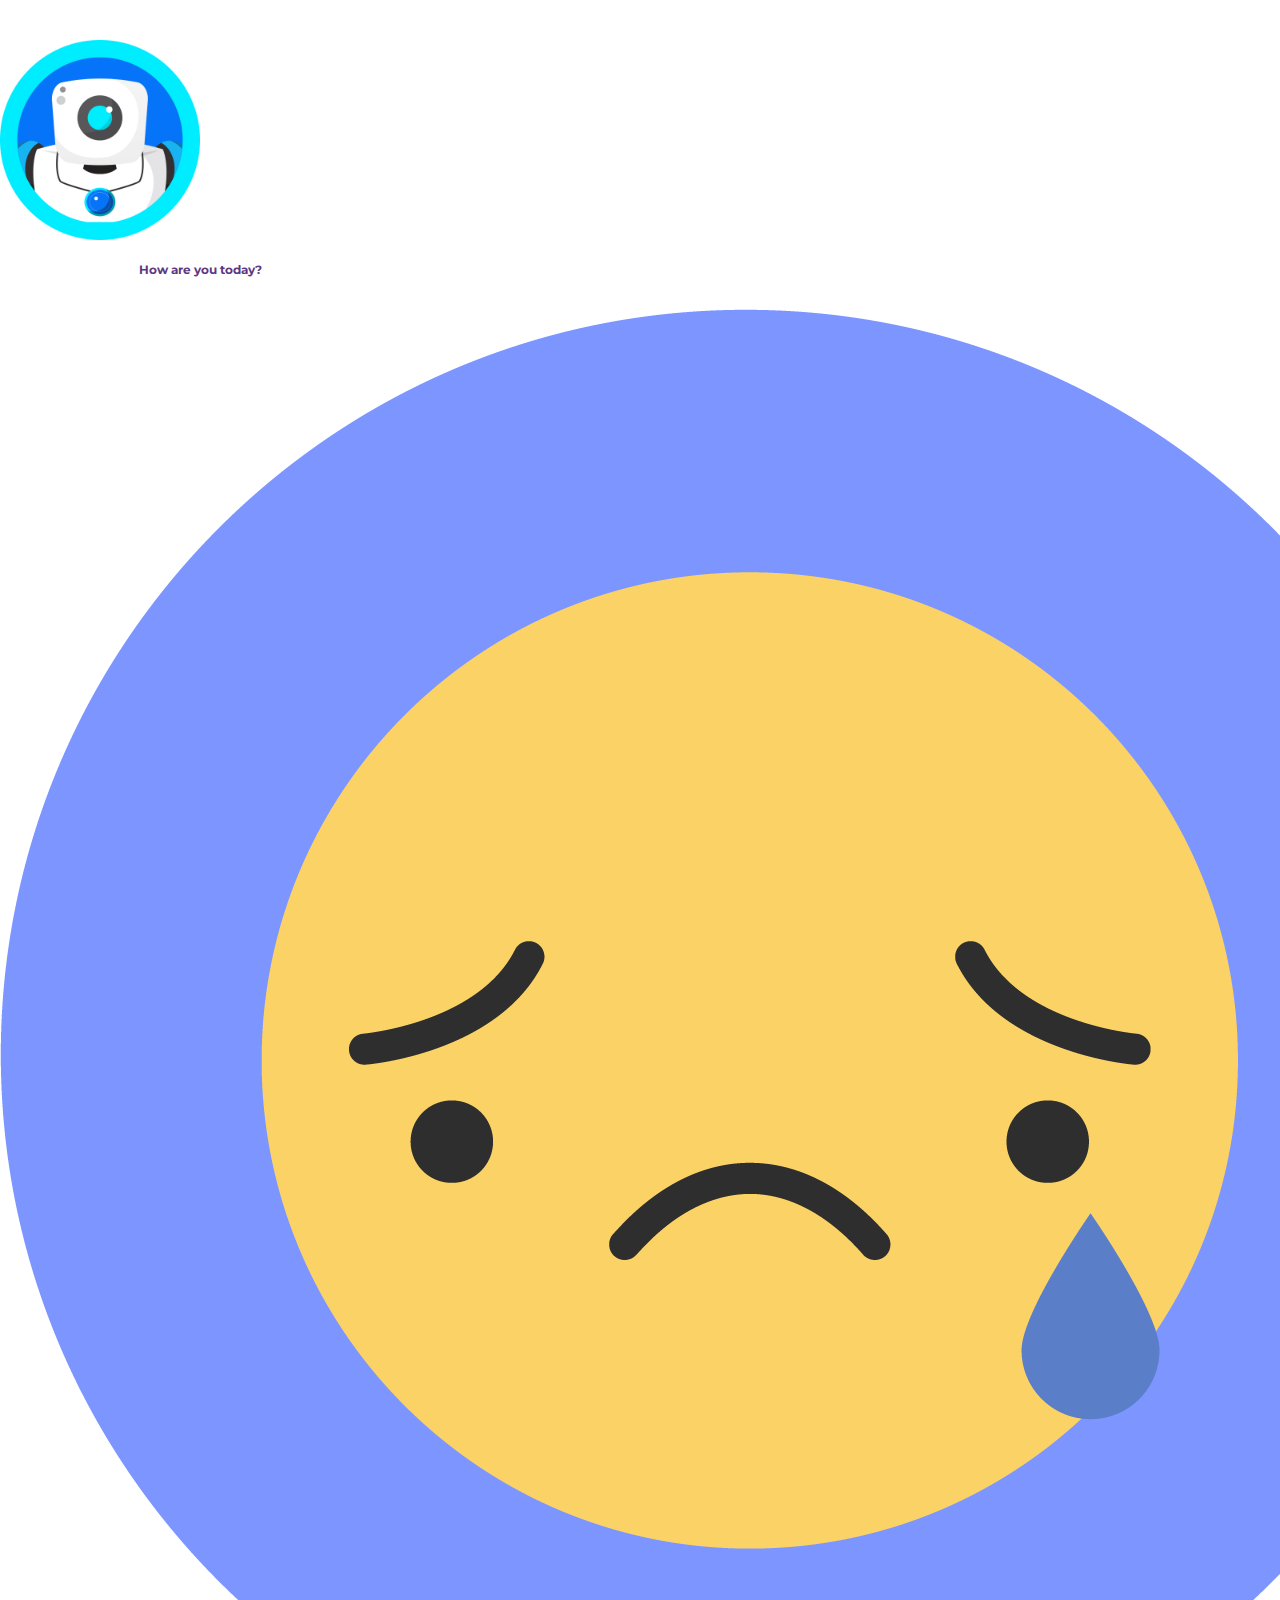
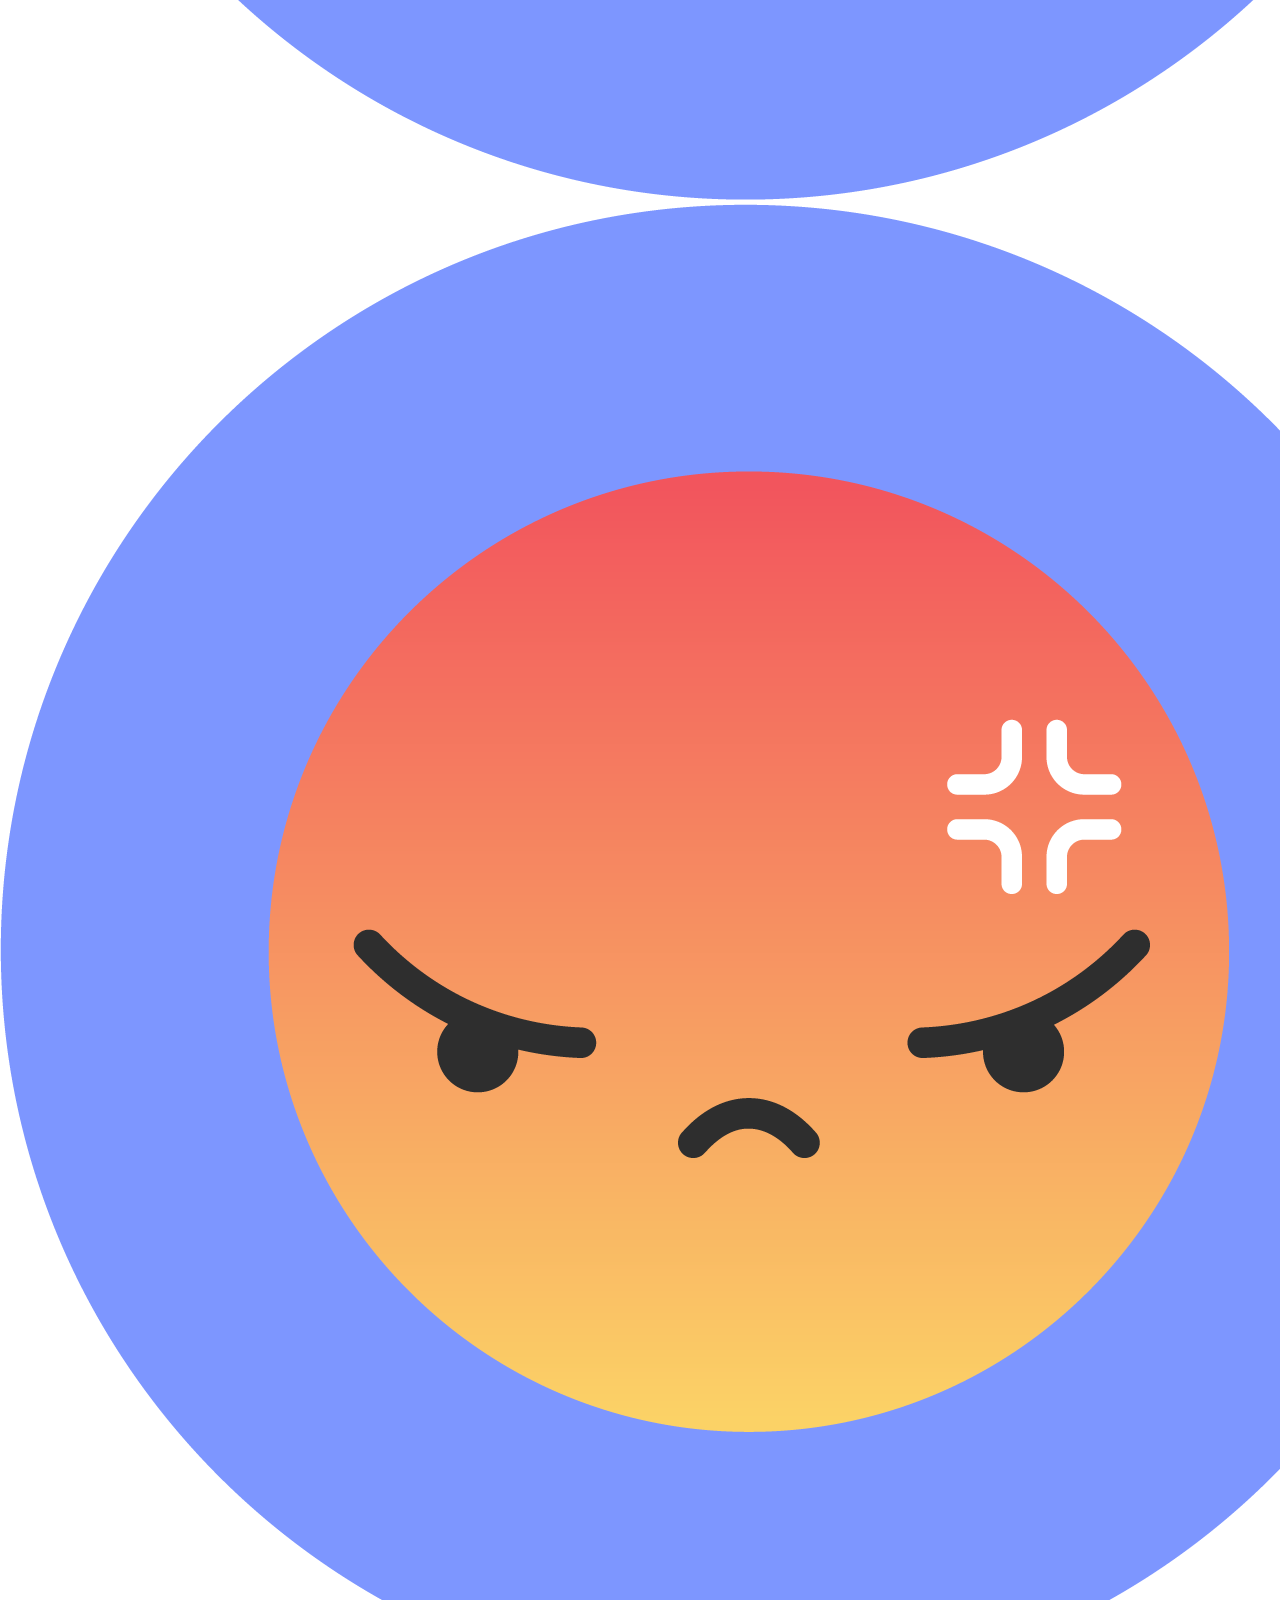
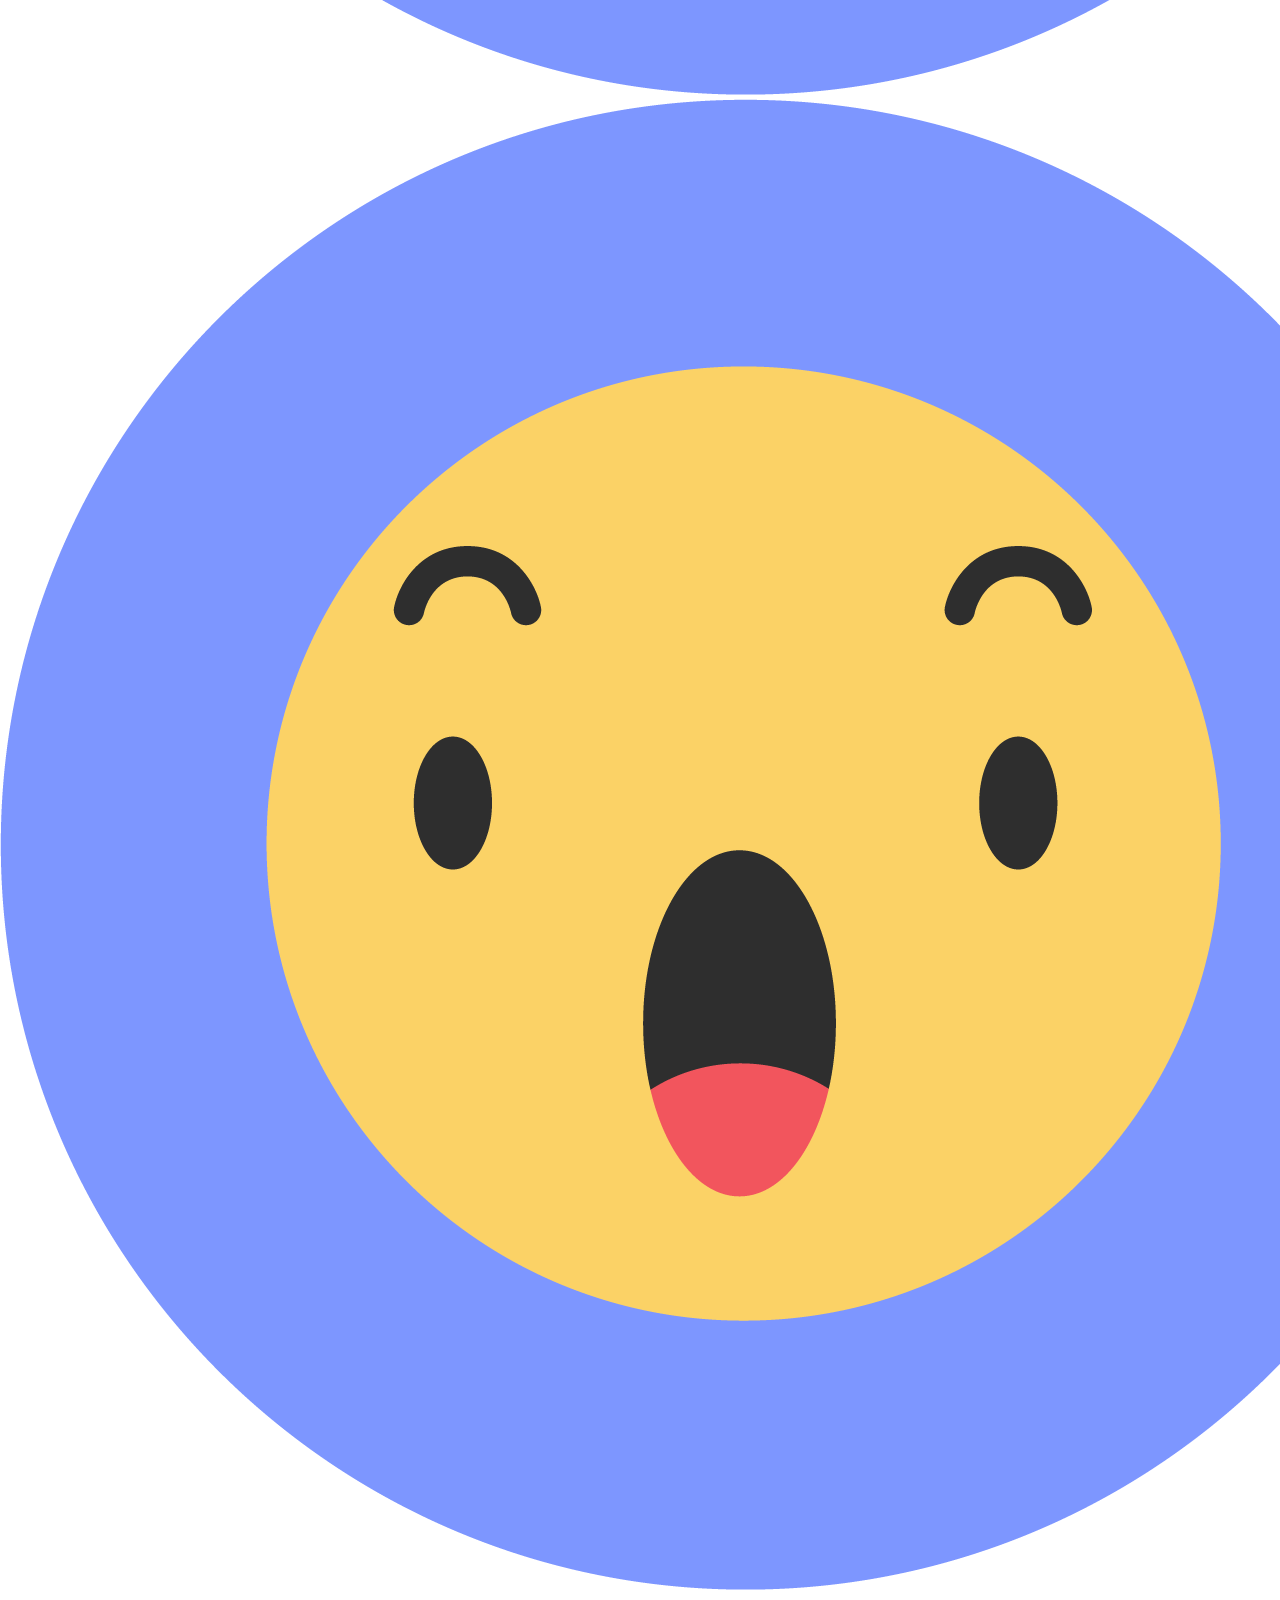
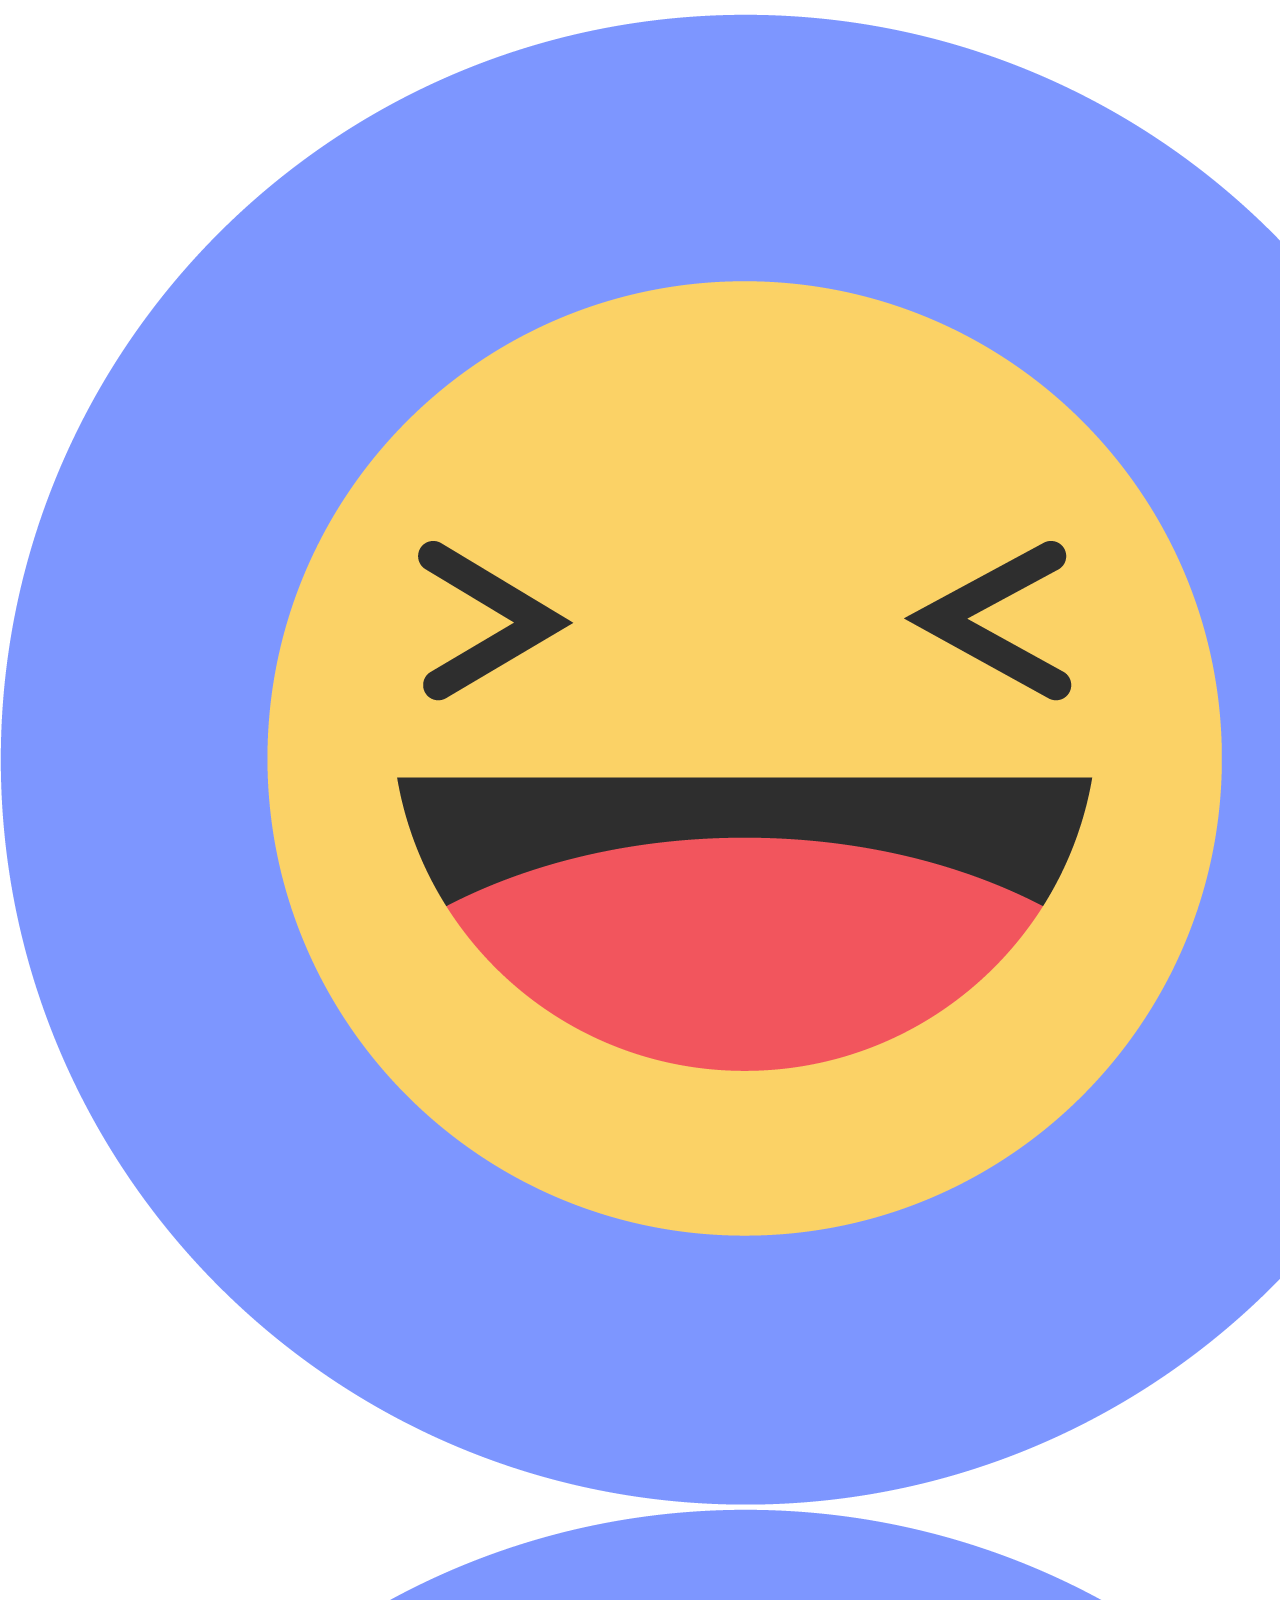
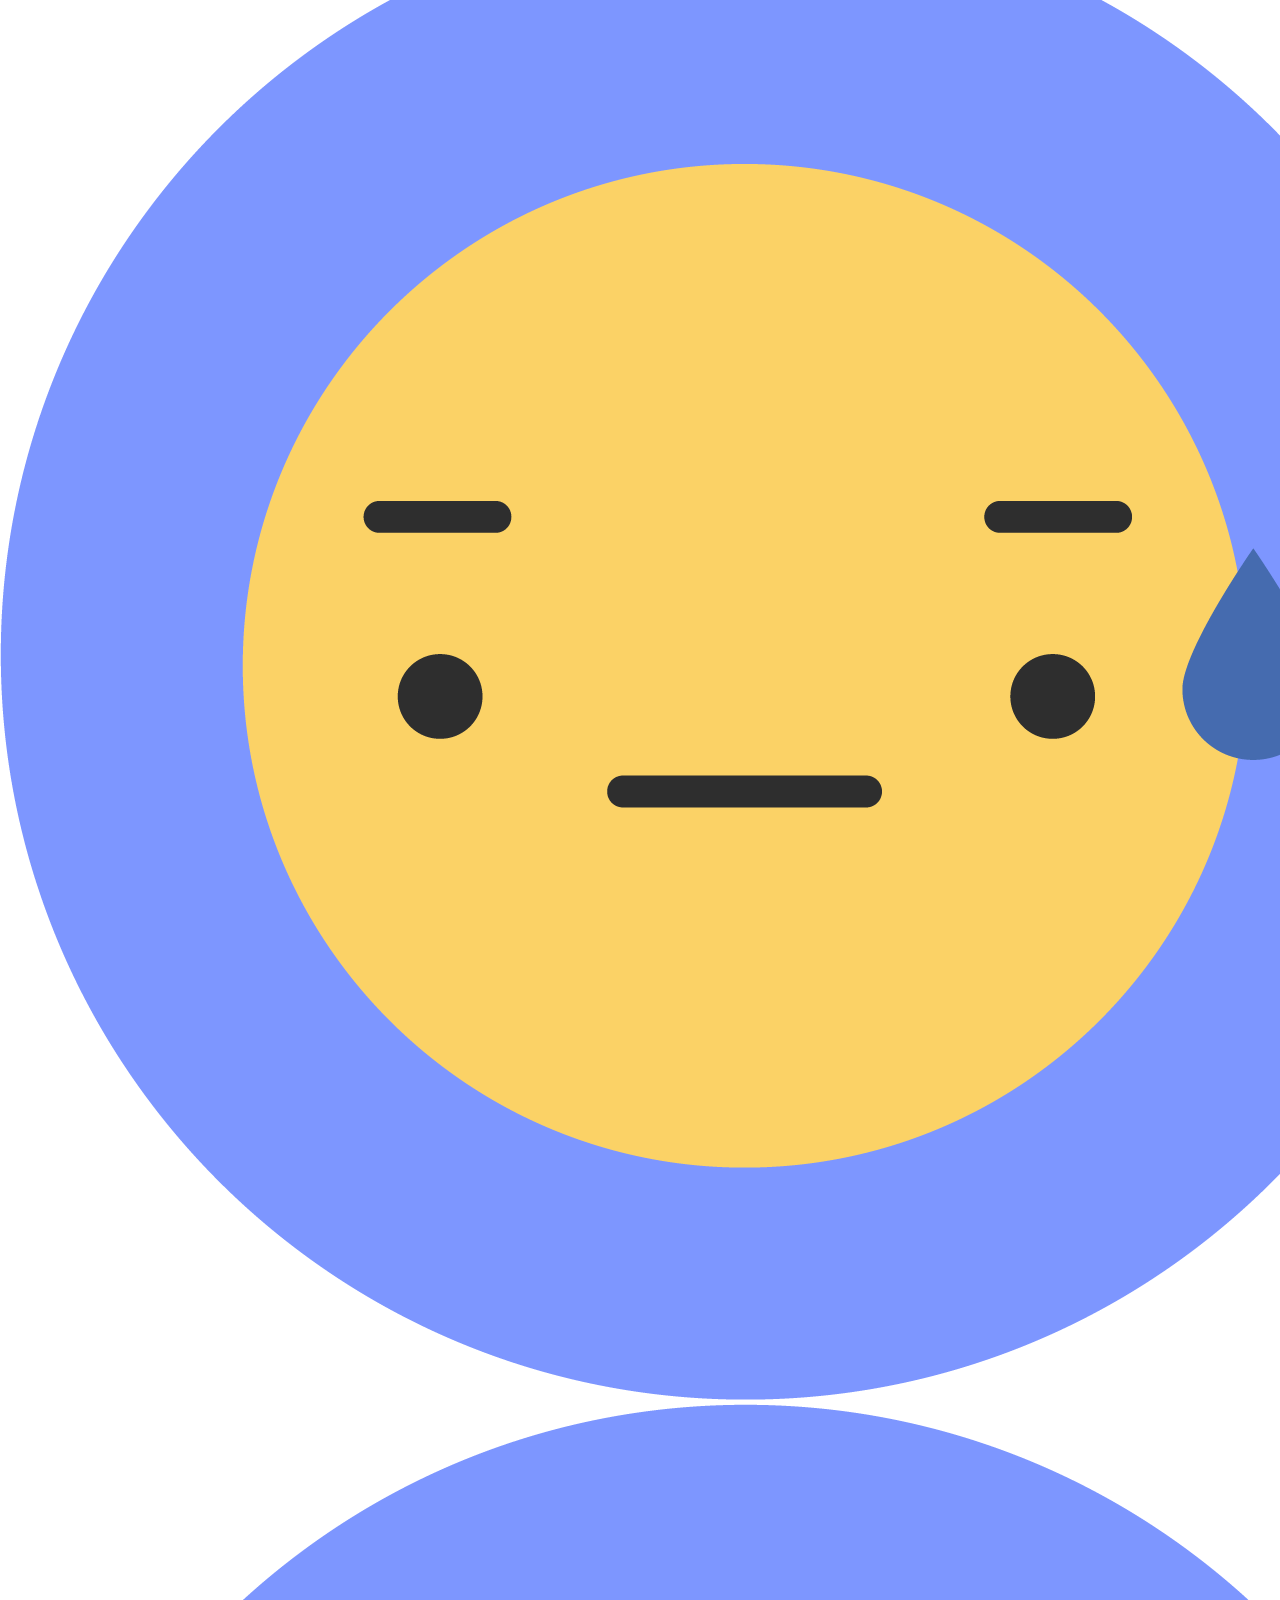
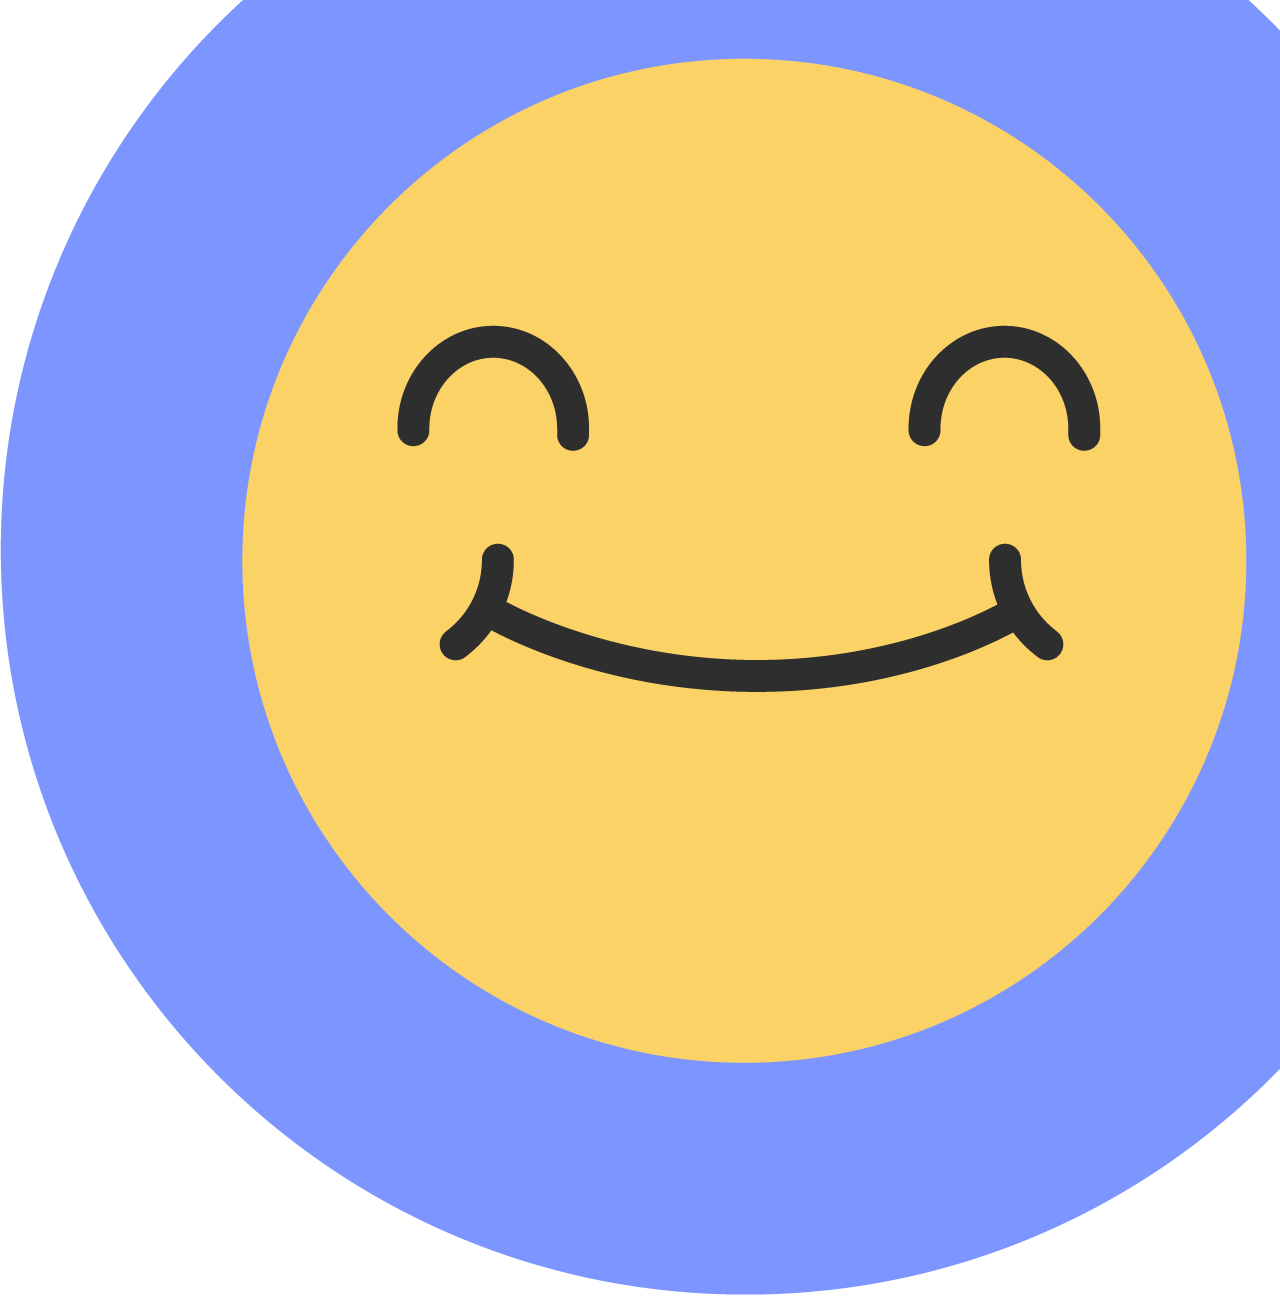
<file: web/Extension/popup.html>
<!DOCTYPE html>
<html>
  <head>
    <!-- Required meta tags -->
    <meta charset="utf-8">
    <meta name="viewport" content="width=device-width, initial-scale=1, shrink-to-fit=no">

    <!-- Bootstrap CSS -->
    <link rel="stylesheet" href="https://stackpath.bootstrapcdn.com/bootstrap/4.5.0/css/bootstrap.min.css" integrity="sha384-9aIt2nRpC12Uk9gS9baDl411NQApFmC26EwAOH8WgZl5MYYxFfc+NcPb1dKGj7Sk" crossorigin="anonymous">
    <link rel="stylesheet" href="main.css">
    <title>Bright</title>
  </head>
  
    <link
      href="https://fonts.googleapis.com/css?family=Open+Sans"
      rel="stylesheet"
      type="text/css"
    />
    <link
      href="https://maxcdn.bootstrapcdn.com/font-awesome/4.7.0/css/font-awesome.min.css"
      rel="stylesheet"
      integrity="sha384-wvfXpqpZZVQGK6TAh5PVlGOfQNHSoD2xbE+QkPxCAFlNEevoEH3Sl0sibVcOQVnN"
      crossorigin="anonymous"
    />
    <style>
      /* Modal Structure */

      html,
      body {
        font-family: "Open Sans", sans-serif;
        font-size: 14px;
        margin: 0;
        min-height: 180px;
        height: 600px;
        padding: 0;
        width: 400px;
        border: none;
      }   
    </style>
    <script src="popup.js"></script>
  </head>


  <body>
    <div class="card" style="border: none;">
      <div class="space" style="padding-top: 10%;"></div>
      <a href=""><img src="./icon.png" class="card-img-top rounded mx-auto d-block" style="height: 50%; width: 50%;" alt=""></a>
      <div class="card-body">
        <h5 class="card-title" style="text-align: center;">How are you today?</h5>
        <div class="space" style="padding-top: 3%;"></div>
        <div class="row center">
          <div class="col"><a href="http://127.0.0.1:5000/choose"target="_blank"><img class ="card-img-top" src="./images/1.png" alt=""></a></div>
          <div class="col"><a href="http://127.0.0.1:5000/choose" target="_blank"><img class ="card-img-top" src="./images/2.png" alt=""></a></div>
          <div class="col"><a href="http://127.0.0.1:5000/choose" target="_blank"><img class = "card-img-top" src="./images/3.png" alt=""></a></div>
        </div>
        <div class="space" style="padding-top: 5%;"></div>
        <div class="row">
          <div class="col"><a href="http://127.0.0.1:5000/choose" target="_blank"><img class ="card-img-top" src="./images/4.png" alt=""></a></div>
          <div class="col"><a href="http://127.0.0.1:5000/choose" target="_blank"><img class ="card-img-top" src="./images/5.png" alt=""></a></div>
          <div class="col"><a href="http://127.0.0.1:5000/choose" target="_blank"><img class ="card-img-top" src="./images/6.png" alt=""></a></div>
        </div>
        <!-- <p class="card-text">This is a wider card with supporting text below as a natural lead-in to additional content. This content is a little bit longer.</p>
        <p class="card-text"><small class="text-muted">Last updated 3 mins ago</small></p> -->
      </div>
    </div>
  </body>
</html>
</file>
<file: web/Extension/main.css>
@import url('https://fonts.googleapis.com/css2?family=Montserrat&display=swap');

.navbar{
    font-family: 'Montserrat', sans-serif;
    font-size: 30px;
    font-style: normal;
    font-weight: bold;
}
.navbar-brand{
    font-size: 30px;
    padding-left: 3%;
}
#navbarNavAltMarkup{
    font-size: 16px;
    padding-right: 50px;
}
.firstpara {
    font-family: 'Montserrat', sans-serif;
    font-style: normal;
    font-weight: bold;
    font-size: 35px;
}
.secondpara{
    font-family: 'Montserrat', sans-serif;
		font-style: normal;
		font-weight: bold;
		font-size: 30px;
		color: rgba(114,109,119,1);
}


.thirdpara{

    font-family: 'Montserrat', sans-serif;
    font-style: normal;
    font-weight: bold;
    font-size: 20px;
    color: rgba(114,109,119,1);
}

.titlesecond{
	font-family: 'Montserrat', sans-serif;
	font-style: normal;
	font-weight: bold;
	font-size: 35px;
    color: #5C3882
}
.paragraph{

    font-family: 'Montserrat', sans-serif;
	font-style: normal;
	font-weight: bold;
	font-size: 20px;
    color: rgba(114,109,119,1);
}

.card-title{
    font-family: 'Montserrat', sans-serif;
	font-style: normal;
	font-weight: bold;
    color: #5C3882

}
</file>
